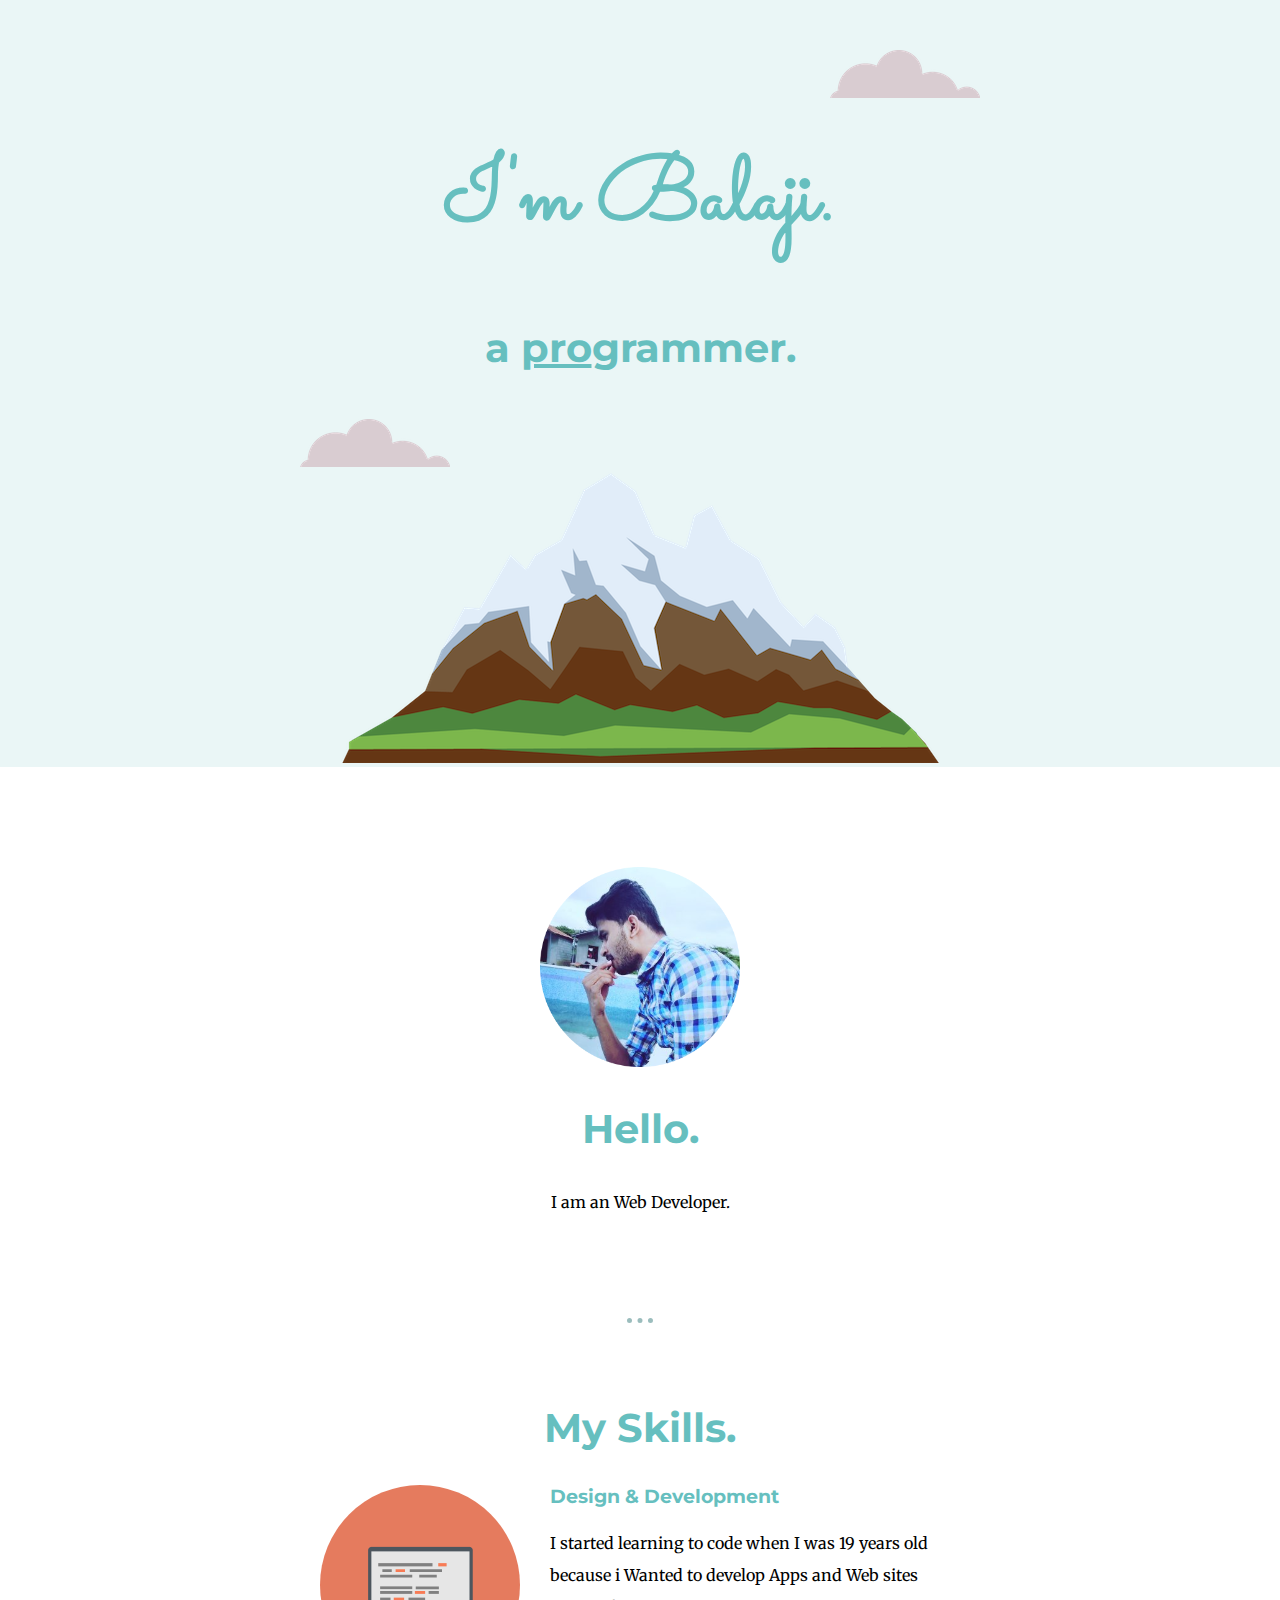
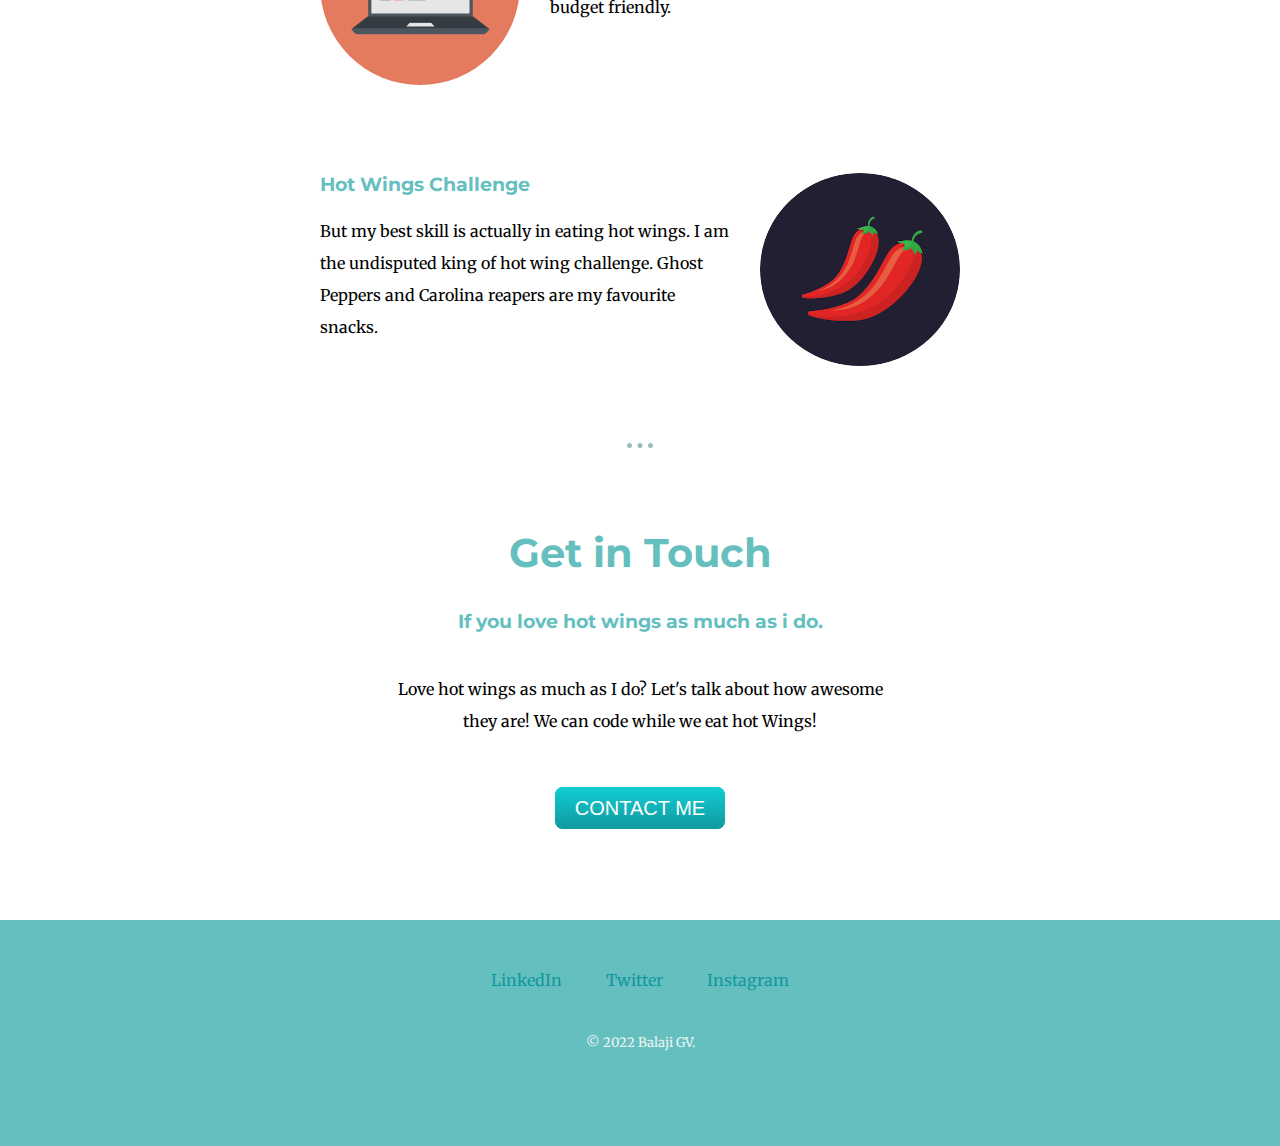
<file: index.html>
<!DOCTYPE html>
<html lang="en">

<head>
  <meta charset="UTF-8">
  <meta http-equiv="X-UA-Compatible" content="IE=edge">
  <meta name="viewport" content="width=device-width, initial-scale=1.0">
  <title>Balaji's Personal Page</title>
  <link rel="icon" href="./img/balaji-profile-img.png">
  <link rel="stylesheet" href="./testCSS.css">

  <link rel="preconnect" href="https://fonts.googleapis.com">
  <link rel="preconnect" href="https://fonts.gstatic.com" crossorigin>
  <link href="https://fonts.googleapis.com/css2?family=Merriweather&family=Montserrat&family=Sacramento&display=swap"
      rel="stylesheet">
</head>

<body>
  <div class="top">
    <img src="./img/cloud.png" alt="cloud" class="top-cloud">
    <h1>I'm Balaji.</h1>
    <h2>a <span class="pro">pro</span>grammer.</h2>
    <img src="./img/cloud.png" alt="cloud" class="bottom-cloud">
    <img src="./img/mountain.png" alt="mountain">
    <!-- <img src="./img/ink mountain group birds artistic_4068172.png" alt=""  class="test"> -->
  </div>

  <div class="middle">
    <img src="./img/balaji-profile-img.png" alt="Balaji's profile pic" width="200px" class="profile-pic"> 
    <h2>Hello.</h2>
    <p>I am an Web Developer.</p>
    

    <div class="skills">
      <hr>
      <h2>My Skills.</h2>
      <div class="skill-top">
        <img src="./img/computer.png" alt="coding-img" class="skill-1">
        <h3>Design & Development</h3>
        <p>I started learning to code when I was 19 years old because i Wanted to develop Apps and Web sites budget friendly.</p>
      </div>
      <div class="skill-bottom">
        <img src="./img/chillies.png" alt="chilli-img" class="skill-2">
        <h3>Hot Wings Challenge</h3>
        <p>But my best skill is actually in eating hot wings. I am the undisputed king of hot wing challenge. Ghost Peppers and Carolina reapers are my favourite snacks.</p>
        
      </div>
  
      <hr>
      
    </div>
    <div class="contact-me">
        
      <h2>Get in Touch</h2>
      <h3>If you love hot wings as much as i do.</h3>
      <p class="contact-msg">Love hot wings as much as I do? Let's talk about how awesome they are! We can code while we eat hot Wings!</p>

      <!-- href="mailto:name@email.com" -->
      <a href="mailto:balajigv2002@gmail.com" class="btn" >CONTACT ME</a>
      <!-- <button class="contact">CONTACT ME</button> -->
    </div>
  </div>
  <div class="bottom">
    <a href="#">LinkedIn</a>
    <a href="https://twitter.com/balajigv9" target="_blank">Twitter</a>
    <a href="https://www.instagram.com/balaji.gv/" target="_blank">Instagram</a>
    <p class="copy">&copy; 2022 Balaji GV.</p>
  </div>
</body>

</html>
</file>
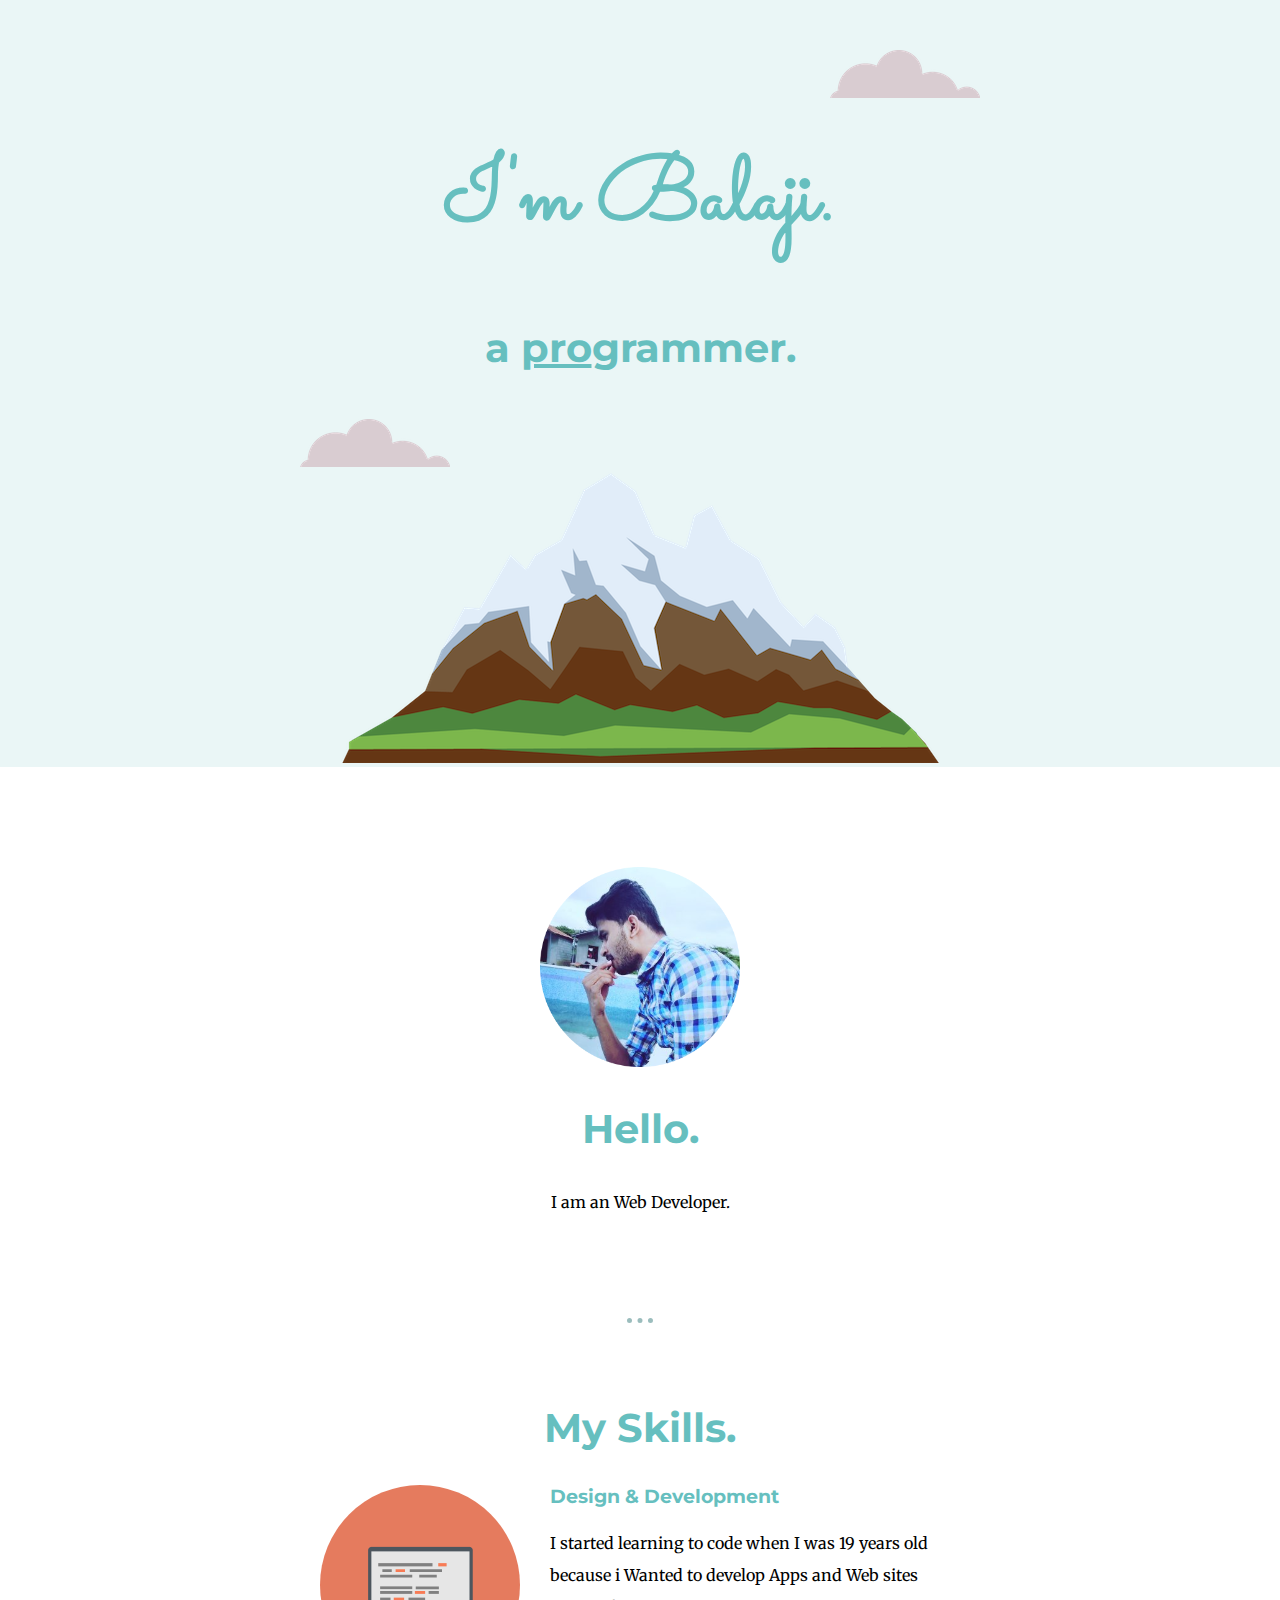
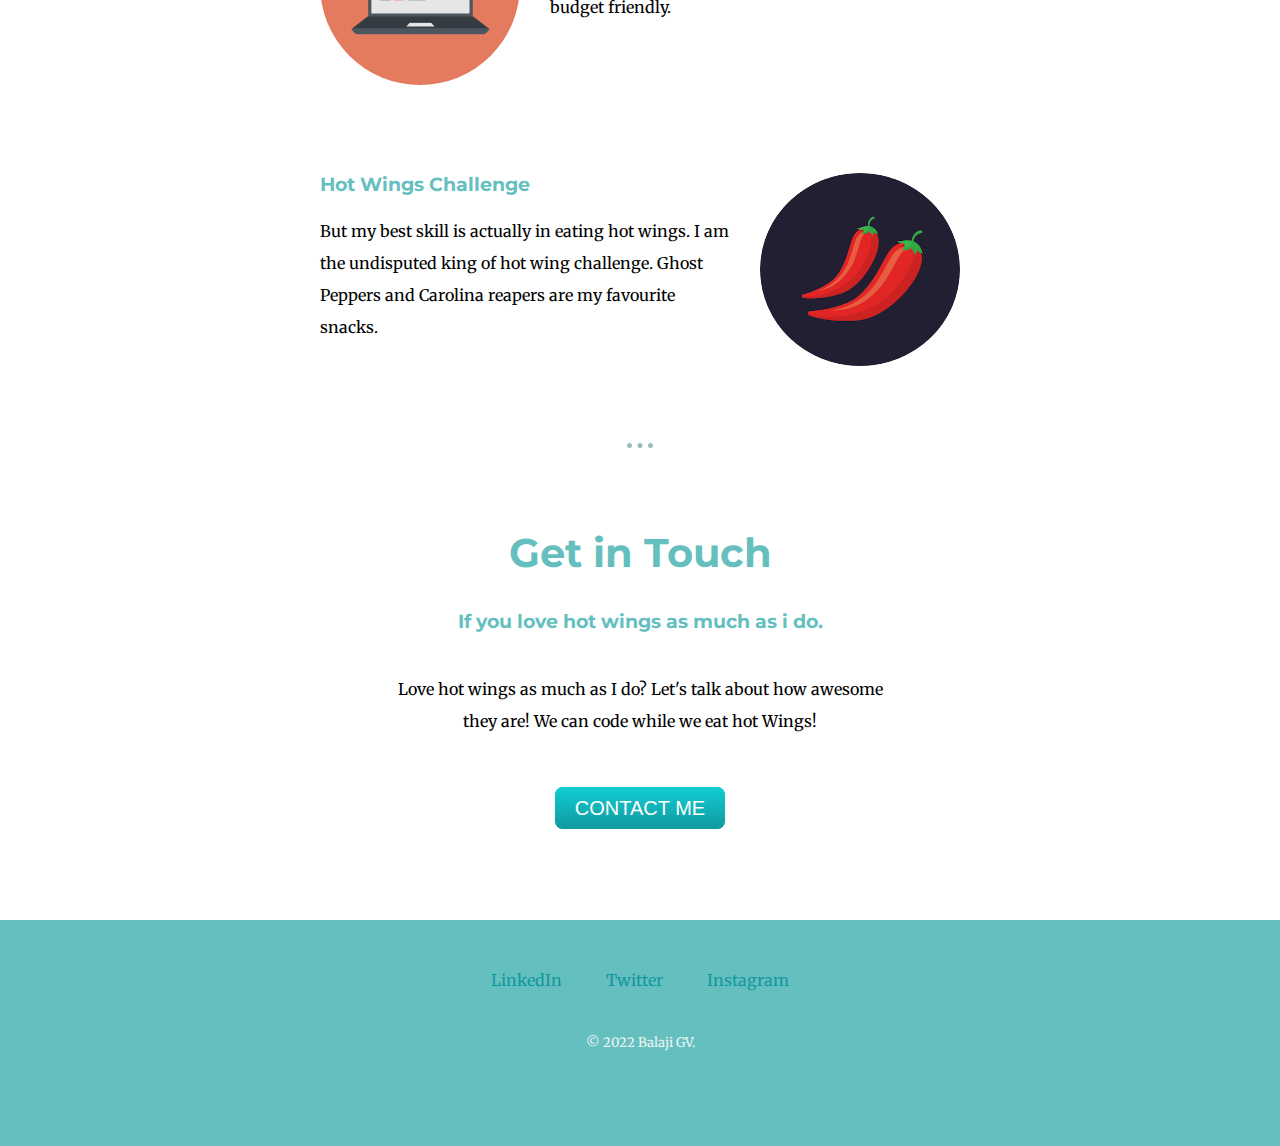
<file: test.html>
<!DOCTYPE html>
<html lang="en">

<head>
  <meta charset="UTF-8">
  <meta http-equiv="X-UA-Compatible" content="IE=edge">
  <meta name="viewport" content="width=device-width, initial-scale=1.0">
  <title>Balaji's Personal Page</title>
  <link rel="icon" href="./img/balaji-profile-img.png">
  <link rel="stylesheet" href="./testCSS.css">

  <link rel="preconnect" href="https://fonts.googleapis.com">
  <link rel="preconnect" href="https://fonts.gstatic.com" crossorigin>
  <link href="https://fonts.googleapis.com/css2?family=Merriweather&family=Montserrat&family=Sacramento&display=swap"
      rel="stylesheet">
</head>

<body>
  <div class="top">
    <img src="./img/cloud.png" alt="cloud" class="top-cloud">
    <h1>I'm Balaji.</h1>
    <h2>a <span class="pro">pro</span>grammer.</h2>
    <img src="./img/cloud.png" alt="cloud" class="bottom-cloud">
    <img src="./img/mountain.png" alt="mountain">
    <!-- <img src="./img/ink mountain group birds artistic_4068172.png" alt=""  class="test"> -->
  </div>

  <div class="middle">
    <img src="./img/balaji-profile-img.png" alt="Balaji's profile pic" width="200px" class="profile-pic"> 
    <h2>Hello.</h2>
    <p>I am an Web Developer.</p>
    

    <div class="skills">
      <hr>
      <h2>My Skills.</h2>
      <div class="skill-top">
        <img src="./img/computer.png" alt="coding-img" class="skill-1">
        <h3>Design & Development</h3>
        <p>I started learning to code when I was 19 years old because i Wanted to develop Apps and Web sites budget friendly.</p>
      </div>
      <div class="skill-bottom">
        <img src="./img/chillies.png" alt="chilli-img" class="skill-2">
        <h3>Hot Wings Challenge</h3>
        <p>But my best skill is actually in eating hot wings. I am the undisputed king of hot wing challenge. Ghost Peppers and Carolina reapers are my favourite snacks.</p>
        
      </div>
  
      <hr>
      
    </div>
    <div class="contact-me">
        
      <h2>Get in Touch</h2>
      <h3>If you love hot wings as much as i do.</h3>
      <p class="contact-msg">Love hot wings as much as I do? Let's talk about how awesome they are! We can code while we eat hot Wings!</p>

      <!-- href="mailto:name@email.com" -->
      <a href="mailto:balajigv2002@gmail.com" class="btn" >CONTACT ME</a>
      <!-- <button class="contact">CONTACT ME</button> -->
    </div>
  </div>
  <div class="bottom">
    <a href="#">LinkedIn</a>
    <a href="https://twitter.com/balajigv9" target="_blank">Twitter</a>
    <a href="https://www.instagram.com/balaji.gv/" target="_blank">Instagram</a>
    <p class="copy">&copy; 2022 Balaji GV.</p>
  </div>
</body>

</html>
</file>
<file: testCSS.css>
body
{
    margin: 0;
    text-align: center;
    font-family: 'Merriweather', serif;

}
.top
{
    background-color: #EAF6F6;
    padding-top: 50px;
    /* padding-top: 300px; */
    position: relative;
}
.top-cloud
{
    position: absolute;
    right: 300px;
}
.bottom-cloud
{
    position: absolute;
    left: 300px;
    bottom: 300px;
}
h1
{
    color: #66BFBF;
    font-family: 'Sacramento', cursive;
    font-size: 5.625rem;
    line-height: 2;
    margin-bottom: 0;
}
.pro
{
    text-decoration: underline;
}
h2
{
    color: #66BFBF;
    font-family: 'Montserrat', sans-serif;
    font-size: 2.5rem;
}
h3
{
    font-family: 'Montserrat', sans-serif;
    color: #66BFBF;

}
hr
{
    /* width: 10%; */
    width: 4%;
    height: 30px;
    border-style: none;
    border-top-style: dotted;
    border-width: 5px;
    border-color: #9bbdbd;
    margin: 100px auto 50px;
}
.profile-pic
{
    margin-top: 100px;
}

.skills
{
    width: 50%;
    margin: 30px auto;
}
.skill-1,.skill-2
{
    border-radius: 100%;
    width: 200px;
}
.skill-1
{
    float: left;
    margin-right: 30px;
}
.skill-top
{
    text-align: left;
}
.skill-2
{
    float: right;
    margin-left: 30px;
}
.skill-bottom
{
    margin-top: 150px;
    text-align: left;
    /* background-color: yellow; */
}
a{
    text-decoration: none;
    color: #11999e;
    margin: 20px;
}
p{
    line-height: 2;
}
.contact-msg
{
    width: 40%;
    margin: 40px auto 60px;
}

/* .contact
{
    background-color: #66BFBF;
    color: white;
    padding: 10px;
    margin: 20px;
    display: inline-block;
    border-radius: 5px;
    outline-color: #11999e;
    letter-spacing: 2px;
}
.contact:hover
{
    background-color: #11999e;
} */


.btn {
    margin: 40px auto 60px;
    background: #11cdd4;
    background-image: -webkit-linear-gradient(top, #11cdd4, #11999e);
    background-image: -moz-linear-gradient(top, #11cdd4, #11999e);
    background-image: -ms-linear-gradient(top, #11cdd4, #11999e);
    background-image: -o-linear-gradient(top, #11cdd4, #11999e);
    background-image: linear-gradient(to bottom, #11cdd4, #11999e);
    -webkit-border-radius: 8;
    -moz-border-radius: 8;
    border-radius: 8px;
    font-family: Arial;
    color: #ffffff;
    font-size: 20px;
    padding: 10px 20px 10px 20px;
    text-decoration: none;
  }
  
  .btn:hover {
    background: #30e3cb;
    background-image: -webkit-linear-gradient(top, #30e3cb, #2bc4ad);
    background-image: -moz-linear-gradient(top, #30e3cb, #2bc4ad);
    background-image: -ms-linear-gradient(top, #30e3cb, #2bc4ad);
    background-image: -o-linear-gradient(top, #30e3cb, #2bc4ad);
    background-image: linear-gradient(to bottom, #30e3cb, #2bc4ad);
    text-decoration: none;
  }
  




.bottom
{
    background-color: #66BFBF;
    padding: 50px;
    margin-top: 100px;

}
.copy
{
    color: #EAF6F6;
    font-size: small;
    margin: 40px;
}
a:hover
{
    color: white;
}
.test
{
    padding: 0;
    margin: 0;
    /* width:598px */
    width:500px;
}
</file>
